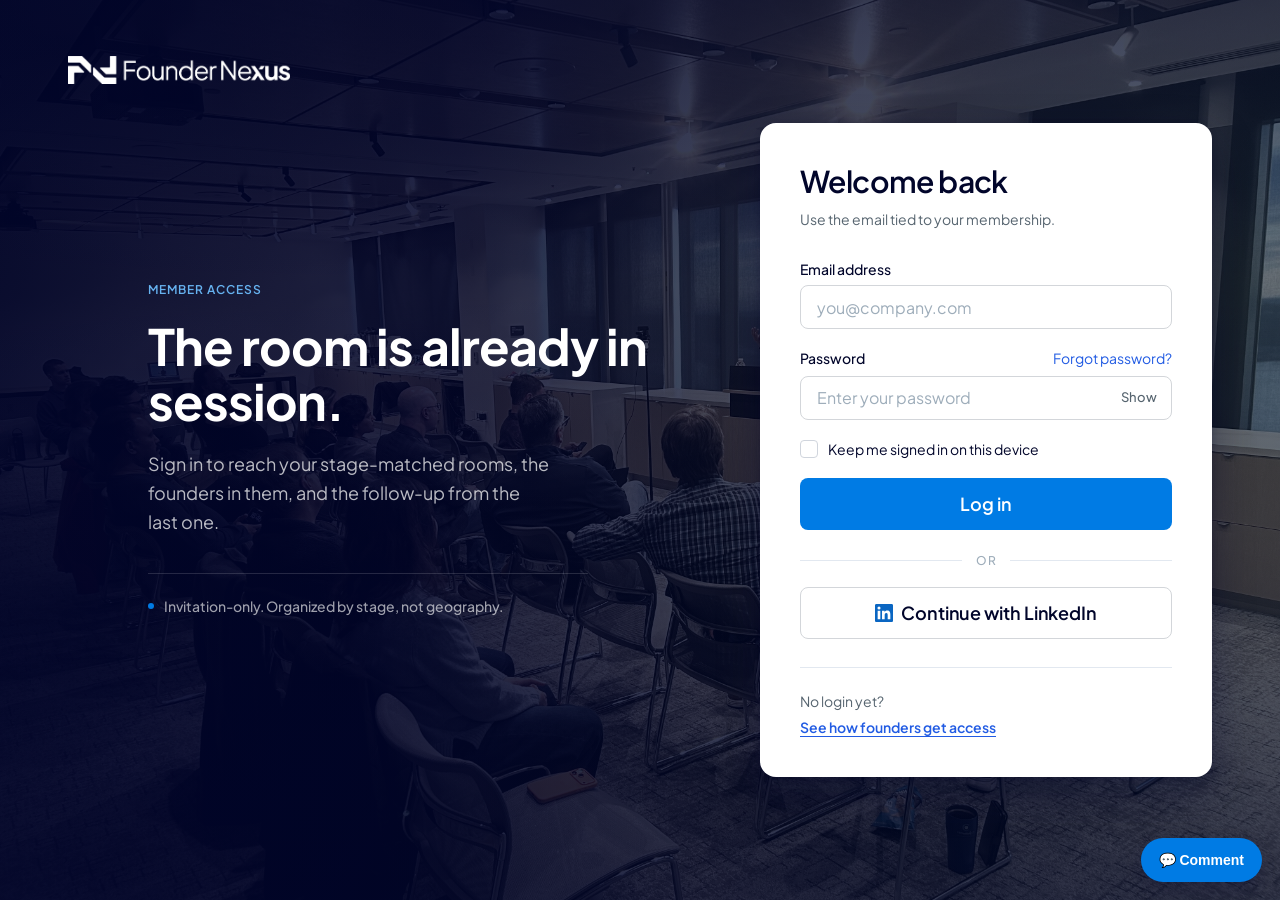
<file: docs/login.html>
<!DOCTYPE html>
<html lang="en">
<head>
<meta charset="utf-8">
<meta name="viewport" content="width=device-width, initial-scale=1">
<title>Log in · FounderNexus</title>
<meta name="description" content="Member login for FounderNexus — a community exclusively for venture-scale founders.">
<link rel="preload" href="assets/fonts/plus-jakarta-sans-700.woff2" as="font" type="font/woff2" crossorigin>
<style>
/* ── Webfonts ─────────────────────────────────────────────── */
@font-face { font-family: "Plus Jakarta Sans"; src: url("assets/fonts/plus-jakarta-sans-400.woff2") format("woff2"); font-weight: 400; font-style: normal; font-display: swap; }
@font-face { font-family: "Plus Jakarta Sans"; src: url("assets/fonts/plus-jakarta-sans-500.woff2") format("woff2"); font-weight: 500; font-style: normal; font-display: swap; }
@font-face { font-family: "Plus Jakarta Sans"; src: url("assets/fonts/plus-jakarta-sans-600.woff2") format("woff2"); font-weight: 600; font-style: normal; font-display: swap; }
@font-face { font-family: "Plus Jakarta Sans"; src: url("assets/fonts/plus-jakarta-sans-700.woff2") format("woff2"); font-weight: 700; font-style: normal; font-display: swap; }

/* ── FounderNexus design tokens (subset used by this page) ─── */
:root {
  --navy-900: #01052A;
  --navy-700: #061B2C;
  --blue-700: #0059A8;
  --blue-600: #0072BA;
  --blue-500: #007BE4;   /* primary action */
  --blue-action: #215BE3;
  --blue-300: #66B2F0;
  --blue-200: #A6D2F7;
  --blue-50:  #F1F8FF;
  --white: #FFFFFF;
  --gray-100: #F4F5F6;
  --gray-200: #E2E8F0;
  --gray-300: #D0D5DD;
  --gray-350: #D3D6DA;
  --gray-400: #9EADBA;
  --gray-600: #56646F;

  --border-subtle: var(--gray-200);
  --border-default: var(--gray-350);
  --border-strong: var(--gray-300);
  --border-focus: var(--blue-500);
  --surface-raised: var(--white);
  --action-primary: var(--blue-500);
  --action-primary-hover: var(--blue-600);
  --action-primary-active: var(--blue-700);

  --font-sans: "Plus Jakarta Sans", -apple-system, BlinkMacSystemFont, "Segoe UI", sans-serif;
  --fw-regular: 400; --fw-medium: 500; --fw-semibold: 600; --fw-bold: 700;
  --fs-xs: 12px; --fs-sm: 14px; --fs-base: 16px; --fs-md: 18px; --fs-2xl: 30px; --fs-4xl: 50px;
  --lh-tight: 1.1; --lh-snug: 1.25; --lh-normal: 1.45; --lh-relaxed: 1.6;
  --ls-tight: -0.02em;

  --text-h2: var(--fw-semibold) var(--fs-2xl)/var(--lh-snug) var(--font-sans);
  --text-h3: var(--fw-semibold) 24px/var(--lh-snug) var(--font-sans);
  --text-body: var(--fw-regular) var(--fs-base)/var(--lh-relaxed) var(--font-sans);
  --text-body-sm: var(--fw-regular) var(--fs-sm)/var(--lh-relaxed) var(--font-sans);
  --text-label: var(--fw-medium) var(--fs-sm)/var(--lh-normal) var(--font-sans);
  --text-meta: var(--fw-medium) var(--fs-xs)/var(--lh-normal) var(--font-sans);

  --radius-xs: 4px; --radius-md: 8px; --radius-xl: 16px; --radius-pill: 9999px;
  --shadow-xl: 0 16px 40px rgba(1, 5, 42, 0.12);
  --shadow-focus: 0 0 0 3px rgba(0, 123, 228, 0.25);
  --dur-fast: 120ms; --dur-base: 200ms;
  --ease-out: cubic-bezier(0.16, 1, 0.3, 1);
}

/* ── Reset ────────────────────────────────────────────────── */
*, *::before, *::after { box-sizing: border-box; }
html, body { margin: 0; }
body { background: var(--navy-900); font-family: var(--font-sans); -webkit-font-smoothing: antialiased; }
h1, h2, h3, p, ol { margin: 0; }
a { color: var(--blue-500); text-decoration: none; }
a:hover { color: var(--blue-600); text-decoration: underline; text-underline-offset: 3px; }
:focus-visible { outline: none; box-shadow: var(--shadow-focus); border-radius: var(--radius-xs); }

/* ── Page ─────────────────────────────────────────────────── */
.page { position: relative; min-height: 100vh; display: flex; background: var(--navy-900); }
.page__photo,
.page__scrim,
.page__vignette { position: absolute; inset: 0; }
.page__photo {
  background-image: url("assets/room-kabir.jpg");
  background-size: cover;
  background-position: 50% 46%;
  filter: saturate(0.55) contrast(1.05) brightness(0.85);
}
.page__scrim { background: linear-gradient(100deg, rgba(1,5,42,0.94) 0%, rgba(1,5,42,0.82) 34%, rgba(4,12,38,0.62) 60%, rgba(6,27,44,0.48) 100%); }
.page__vignette { background: linear-gradient(180deg, rgba(1,5,42,0.38) 0%, rgba(1,5,42,0) 32%, rgba(1,5,42,0.5) 100%); }

.shell {
  position: relative;
  display: flex; align-items: stretch; justify-content: space-between;
  gap: 80px; width: 100%; max-width: 1240px; margin: 0 auto; padding: 56px 48px;
}
.wordmark { position: absolute; top: 56px; left: 48px; height: 28px; width: auto; }

/* ── Left column ──────────────────────────────────────────── */
.intro { display: flex; flex-direction: column; justify-content: center; flex: 1 1 auto; max-width: 560px; min-height: 620px; }
.intro__head { display: flex; flex-direction: column; gap: 22px; }
.eyebrow { font: var(--fw-semibold) var(--fs-xs)/1 var(--font-sans); letter-spacing: 0.08em; text-transform: uppercase; color: var(--blue-300); }
.intro__title { font: var(--fw-bold) var(--fs-4xl)/var(--lh-tight) var(--font-sans); letter-spacing: var(--ls-tight); color: var(--white); text-wrap: pretty; }
.intro__sub { max-width: 440px; font: var(--fw-regular) var(--fs-md)/var(--lh-relaxed) var(--font-sans); color: rgba(255,255,255,0.72); text-wrap: pretty; }
.intro__note { margin-top: 36px; padding-top: 22px; border-top: 1px solid rgba(255,255,255,0.14); max-width: 440px; display: flex; align-items: center; gap: 10px; }
.intro__dot { width: 6px; height: 6px; border-radius: var(--radius-pill); background: var(--blue-500); flex: none; }
.intro__note span:last-child { font: var(--text-label); color: rgba(255,255,255,0.62); }

/* ── Card ─────────────────────────────────────────────────── */
.card-col { display: flex; align-items: center; flex: none; }
.card {
  width: 452px; padding: 40px;
  background: var(--surface-raised);
  border-radius: var(--radius-xl);
  /* --shadow-xl geometry at raised alpha: the token's 0.12 vanishes on a dark photo */
  box-shadow: 0 16px 40px rgba(1,5,42,0.36), 0 2px 6px rgba(1,5,42,0.18);
}
.card__title { font: var(--text-h2); letter-spacing: var(--ls-tight); color: var(--navy-900); }
.card__sub { margin-top: 8px; font: var(--text-body-sm); color: var(--gray-600); }

.form { display: flex; flex-direction: column; gap: 18px; margin-top: 28px; }
.field { display: flex; flex-direction: column; gap: 6px; }
.field__top { display: flex; align-items: baseline; justify-content: space-between; gap: 12px; }
.label { font: var(--text-label); color: var(--navy-900); }
.link-sm { font: var(--text-body-sm); color: var(--blue-action); }

/* Input — mirrors the DS Input component */
.fn-input {
  display: flex; align-items: center; gap: 8px;
  height: 44px; padding: 0 14px;
  background: var(--white);
  border: 1px solid var(--border-default);
  border-radius: var(--radius-md);
  transition: border-color var(--dur-fast), box-shadow var(--dur-fast);
}
.fn-input:focus-within { border-color: var(--border-focus); box-shadow: var(--shadow-focus); }
.fn-input input {
  flex: 1; min-width: 0; height: 100%;
  border: none; outline: none; background: transparent;
  font: var(--text-body); color: var(--navy-900);
}
.fn-input input::placeholder { color: var(--gray-400); }
.pw-toggle {
  flex: none; background: none; border: none; padding: 0 0 0 8px; cursor: pointer;
  font: var(--fw-medium) 13px/1 var(--font-sans); color: var(--gray-600);
}
.pw-toggle:hover { color: var(--navy-900); }

/* Checkbox — mirrors the DS Checkbox component */
.fn-check { display: inline-flex; align-items: center; gap: 10px; cursor: pointer; }
.fn-check input { position: absolute; opacity: 0; width: 0; height: 0; }
.fn-check__box {
  display: inline-flex; align-items: center; justify-content: center;
  width: 18px; height: 18px; flex: none;
  border-radius: var(--radius-xs);
  background: var(--white); border: 1.5px solid var(--border-strong);
  transition: background var(--dur-fast), border-color var(--dur-fast);
}
.fn-check__box svg { opacity: 0; }
.fn-check input:checked + .fn-check__box { background: var(--blue-500); border-color: var(--blue-500); }
.fn-check input:checked + .fn-check__box svg { opacity: 1; }
.fn-check input:focus-visible + .fn-check__box { box-shadow: var(--shadow-focus); }
.fn-check__label { font: var(--text-body-sm); color: var(--navy-900); }

/* Button — mirrors the DS Button component */
.fn-btn {
  display: inline-flex; align-items: center; justify-content: center; gap: 8px;
  font: var(--fw-semibold) var(--fs-base)/1 var(--font-sans);
  letter-spacing: -0.005em;
  border-radius: var(--radius-md); border: 1px solid transparent;
  height: 44px; padding: 0 18px; cursor: pointer;
  transition: background var(--dur-fast), border-color var(--dur-fast), transform var(--dur-fast);
  white-space: nowrap;
}
.fn-btn--lg { height: 52px; padding: 0 24px; font-size: var(--fs-md); }
.fn-btn--block { width: 100%; }
.fn-btn--primary { background: var(--action-primary); color: var(--white); }
.fn-btn--primary:hover { background: var(--action-primary-hover); }
.fn-btn--primary:active { background: var(--action-primary-active); transform: translateY(1px); }
.fn-btn--secondary { background: var(--white); color: var(--navy-900); border-color: var(--border-default); }
.fn-btn--secondary:hover { background: var(--blue-50); border-color: var(--blue-300); }
.fn-btn--secondary:active { transform: translateY(1px); }

.divider { display: flex; align-items: center; gap: 14px; }
.divider::before,
.divider::after { content: ""; height: 1px; flex: 1; background: var(--border-subtle); }
.divider span { font: var(--text-meta); letter-spacing: 0.08em; text-transform: uppercase; color: var(--gray-400); }

.alt-auth { display: flex; flex-direction: column; gap: 18px; margin-top: 22px; }
.card__foot { margin-top: 28px; padding-top: 22px; border-top: 1px solid var(--border-subtle); display: flex; flex-direction: column; gap: 4px; }
.card__foot > span { font: var(--text-body-sm); color: var(--gray-600); }
.linkish {
  align-self: flex-start; background: none; border: none; padding: 0; cursor: pointer;
  font: var(--fw-semibold) var(--fs-sm)/var(--lh-normal) var(--font-sans);
  color: var(--blue-action); text-decoration: underline; text-underline-offset: 3px;
}

/* ── Dialog — mirrors the DS Dialog component ─────────────── */
.fn-dialog[hidden] { display: none; }
.fn-dialog {
  position: fixed; inset: 0; z-index: 1000;
  display: flex; align-items: center; justify-content: center; padding: 24px;
  background: rgba(1,5,42,0.45); backdrop-filter: blur(2px);
  animation: fnFade var(--dur-base) var(--ease-out);
}
.fn-dialog__panel {
  width: 100%; max-width: 480px; max-height: 88vh; overflow-y: auto;
  background: var(--white); border-radius: var(--radius-xl);
  box-shadow: var(--shadow-xl); padding: 28px;
  animation: fnPop var(--dur-base) var(--ease-out);
}
.fn-dialog__head { display: flex; align-items: flex-start; justify-content: space-between; gap: 16px; }
.fn-dialog__head h3 { font: var(--text-h3); color: var(--navy-900); }
.fn-dialog__head p { margin-top: 6px; font: var(--text-body-sm); color: var(--gray-600); }
.fn-iconbtn {
  flex: none; display: inline-flex; align-items: center; justify-content: center;
  width: 36px; height: 36px; border-radius: var(--radius-md);
  background: transparent; border: none; cursor: pointer; color: var(--gray-600);
  transition: background var(--dur-fast), color var(--dur-fast);
}
.fn-iconbtn:hover { background: var(--gray-100); color: var(--navy-900); }

.steps { list-style: none; margin: 0; padding: 0; display: flex; flex-direction: column; gap: 14px; }
.steps li { display: flex; align-items: center; gap: 14px; }
.steps__n {
  flex: none; display: inline-flex; align-items: center; justify-content: center;
  width: 28px; height: 28px; border-radius: var(--radius-pill);
  background: var(--blue-50); border: 1px solid var(--blue-200);
  font: var(--fw-bold) 13px/1 var(--font-sans); color: var(--blue-600);
}
.steps li span:last-child { font: var(--fw-regular) 15px/var(--lh-normal) var(--font-sans); color: var(--navy-900); }
.steps strong { font-weight: var(--fw-semibold); }
.fn-dialog__body { margin-top: 18px; display: flex; flex-direction: column; gap: 24px; }
.fn-dialog__actions { display: flex; justify-content: flex-end; gap: 12px; padding-top: 20px; border-top: 1px solid var(--border-subtle); }

@keyframes fnFade { from { opacity: 0 } to { opacity: 1 } }
@keyframes fnPop { from { opacity: 0; transform: translateY(8px) scale(.98) } to { opacity: 1; transform: none } }

/* ── Narrow viewports ─────────────────────────────────────── */
@media (max-width: 900px) {
  .shell { flex-direction: column; gap: 40px; padding: 104px 24px 40px; }
  .wordmark { top: 32px; left: 24px; }
  .intro { min-height: 0; max-width: none; }
  .intro__title { font-size: 36px; }
  .card-col { width: 100%; }
  .card { width: 100%; padding: 28px; }
  .page__photo { background-position: 60% 40%; }
  .page__scrim { background: linear-gradient(180deg, rgba(1,5,42,0.88) 0%, rgba(1,5,42,0.92) 45%, rgba(6,27,44,0.94) 100%); }
}
@media (prefers-reduced-motion: reduce) {
  *, *::before, *::after { animation-duration: 0.01ms !important; transition-duration: 0.01ms !important; }
}
</style>
</head>
<body>

<div class="page">
  <div class="page__photo" role="presentation"></div>
  <div class="page__scrim" role="presentation"></div>
  <div class="page__vignette" role="presentation"></div>

  <div class="shell">
    <a href="index.html" class="wordmark-link" aria-label="Back to FounderNexus home"><img class="wordmark" src="assets/wordmark-white.png" alt="FounderNexus"></a>

    <section class="intro">
      <div class="intro__head">
        <span class="eyebrow">Member access</span>
        <h1 class="intro__title">The room is already in session.</h1>
        <p class="intro__sub">Sign in to reach your stage-matched rooms, the founders in them, and the follow-up from the last one.</p>
      </div>
      <div class="intro__note">
        <span class="intro__dot"></span>
        <span>Invitation-only. Organized by stage, not geography.</span>
      </div>
    </section>

    <div class="card-col">
      <main class="card">
        <h2 class="card__title">Welcome back</h2>
        <p class="card__sub">Use the email tied to your membership.</p>

        <form class="form" id="login-form" novalidate>
          <div class="field">
            <label class="label" for="email">Email address</label>
            <div class="fn-input">
              <input id="email" name="email" type="email" placeholder="you@company.com" autocomplete="email">
            </div>
          </div>

          <div class="field">
            <div class="field__top">
              <label class="label" for="password">Password</label>
              <a class="link-sm" href="#">Forgot password?</a>
            </div>
            <div class="fn-input">
              <input id="password" name="password" type="password" placeholder="Enter your password" autocomplete="current-password">
              <button class="pw-toggle" id="pw-toggle" type="button" aria-label="Show password" aria-pressed="false">Show</button>
            </div>
          </div>

          <label class="fn-check">
            <input type="checkbox" name="remember">
            <span class="fn-check__box">
              <svg width="12" height="12" viewBox="0 0 24 24" fill="none" stroke="#fff" stroke-width="3" stroke-linecap="round" stroke-linejoin="round" aria-hidden="true"><polyline points="20 6 9 17 4 12"></polyline></svg>
            </span>
            <span class="fn-check__label">Keep me signed in on this device</span>
          </label>

          <button class="fn-btn fn-btn--primary fn-btn--lg fn-btn--block" type="submit">Log in</button>
        </form>

        <div class="alt-auth">
          <div class="divider"><span>or</span></div>
          <button class="fn-btn fn-btn--secondary fn-btn--lg fn-btn--block" type="button" id="linkedin-btn">
            <svg width="18" height="18" viewBox="0 0 24 24" fill="#0A66C2" aria-hidden="true"><path d="M20.45 20.45h-3.55v-5.57c0-1.33-.02-3.04-1.85-3.04-1.85 0-2.14 1.45-2.14 2.94v5.67H9.36V9h3.41v1.56h.05c.47-.9 1.63-1.85 3.36-1.85 3.6 0 4.27 2.37 4.27 5.45v6.29zM5.34 7.43a2.06 2.06 0 1 1 0-4.12 2.06 2.06 0 0 1 0 4.12zM7.12 20.45H3.55V9h3.57v11.45zM22.22 0H1.77C.79 0 0 .77 0 1.72v20.56C0 23.23.79 24 1.77 24h20.45c.98 0 1.78-.77 1.78-1.72V1.72C24 .77 23.2 0 22.22 0z"></path></svg>
            Continue with LinkedIn
          </button>
        </div>

        <div class="card__foot">
          <span>No login yet?</span>
          <button class="linkish" type="button" id="open-access">See how founders get access</button>
        </div>
      </main>
    </div>
  </div>

  <div class="fn-dialog" id="access-dialog" role="dialog" aria-modal="true" aria-labelledby="access-title" hidden>
    <div class="fn-dialog__panel">
      <div class="fn-dialog__head">
        <div>
          <h3 id="access-title">How founders get access</h3>
          <p>Invitation-only, organized by stage. Four steps, the same for everyone.</p>
        </div>
        <button class="fn-iconbtn" type="button" aria-label="Close" data-close>
          <svg width="18" height="18" viewBox="0 0 24 24" fill="none" stroke="currentColor" stroke-width="2" stroke-linecap="round" aria-hidden="true"><path d="M18 6 6 18M6 6l12 12"></path></svg>
        </button>
      </div>
      <div class="fn-dialog__body">
        <ol class="steps">
          <li><span class="steps__n">1</span><span><strong>Apply.</strong> Tell us your stage and the decision in front of you.</span></li>
          <li><span class="steps__n">2</span><span><strong>Attend as a guest.</strong> Sit in a room and see how it works.</span></li>
          <li><span class="steps__n">3</span><span><strong>Peer evaluation.</strong> The room weighs in on fit.</span></li>
          <li><span class="steps__n">4</span><span><strong>Invitation extended.</strong> You complete your membership.</span></li>
        </ol>
        <div class="fn-dialog__actions">
          <button class="fn-btn fn-btn--secondary" type="button" data-close>Close</button>
          <button class="fn-btn fn-btn--primary" type="button" id="apply-now">Apply now</button>
        </div>
      </div>
    </div>
  </div>
</div>

<script>
(function () {
  var DEMO = 'index.html';                       // the signup-flow mockup
  var params = new URLSearchParams(location.search);
  var fromSignup = params.get('from') === 'signup';

  // Origin-aware framing: acknowledge an application already in progress.
  if (fromSignup) {
    var _eb = document.querySelector('.eyebrow');
    var _t = document.querySelector('.intro__title');
    var _s = document.querySelector('.intro__sub');
    if (_eb) _eb.textContent = 'Application in progress';
    if (_t) _t.textContent = 'Finish your application.';
    if (_s) _s.textContent = 'Sign in to pick up where you left off — or see how membership works below.';
    document.title = 'Finish your application · FounderNexus';
  }

  var pwInput = document.getElementById('password');
  var pwToggle = document.getElementById('pw-toggle');
  pwToggle.addEventListener('click', function () {
    var show = pwInput.type === 'password';
    pwInput.type = show ? 'text' : 'password';
    pwToggle.textContent = show ? 'Hide' : 'Show';
    pwToggle.setAttribute('aria-label', show ? 'Hide password' : 'Show password');
    pwToggle.setAttribute('aria-pressed', String(show));
  });

  var dialog = document.getElementById('access-dialog');
  var opener = document.getElementById('open-access');

  function openDialog() {
    dialog.hidden = false;
    var first = dialog.querySelector('[data-close]');
    if (first) first.focus();
  }
  function closeDialog() {
    dialog.hidden = true;
    opener.focus();
  }

  opener.addEventListener('click', openDialog);
  dialog.addEventListener('click', function (e) {
    if (e.target === dialog || e.target.closest('[data-close]')) closeDialog();
  });
  document.addEventListener('keydown', function (e) {
    if (e.key === 'Escape' && !dialog.hidden) closeDialog();
  });

  // Demo navigation (no backend). Signing in lands on the member profile view.
  function go(url) { window.location.href = url; }

  document.getElementById('login-form').addEventListener('submit', function (e) {
    e.preventDefault();
    go('profile.html');
  });
  var _li = document.getElementById('linkedin-btn');
  if (_li) _li.addEventListener('click', function () { go('profile.html'); });

  // "Apply now" in the explainer returns the user into the signup flow.
  // From the flow -> back to the application; cold -> start at step one.
  var _apply = document.getElementById('apply-now');
  if (_apply) _apply.addEventListener('click', function () { go(DEMO); });
})();
</script>

<script src="comment-widget.js"></script>
</body>
</html>
</file>
